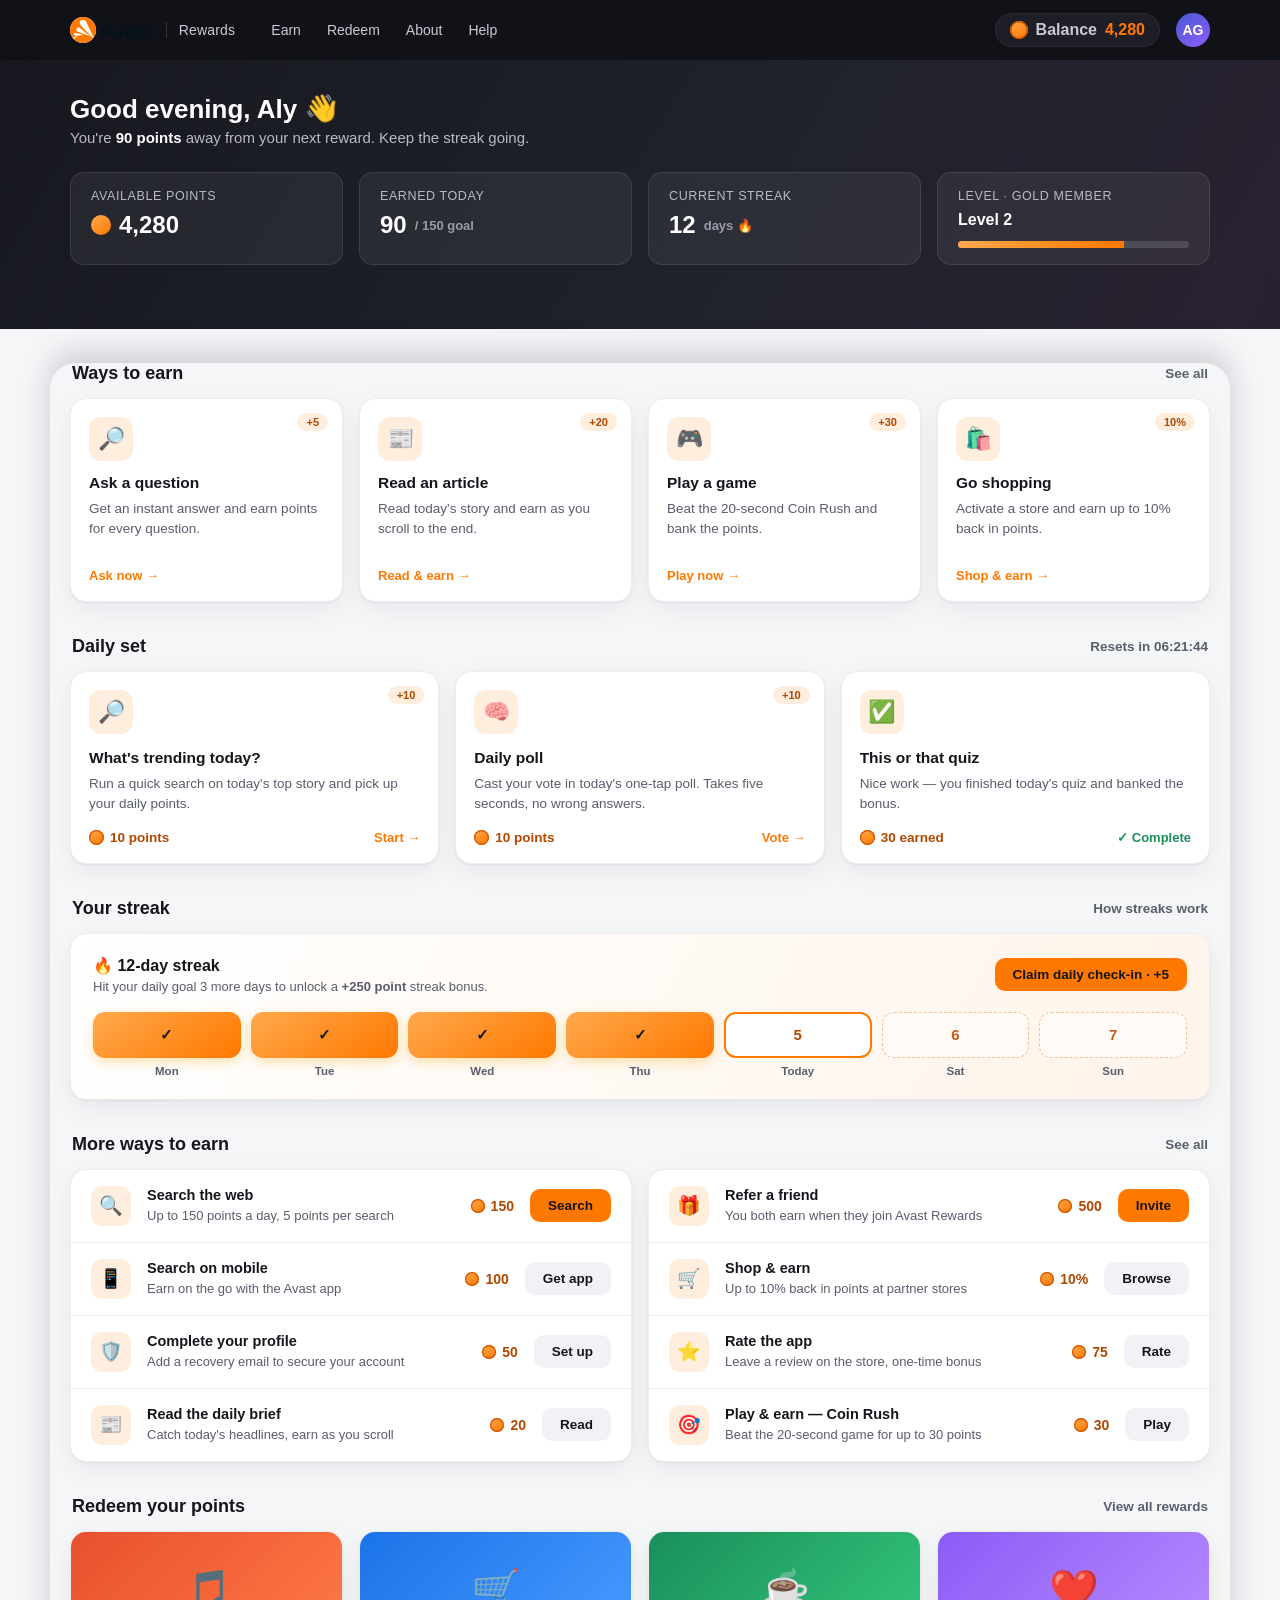
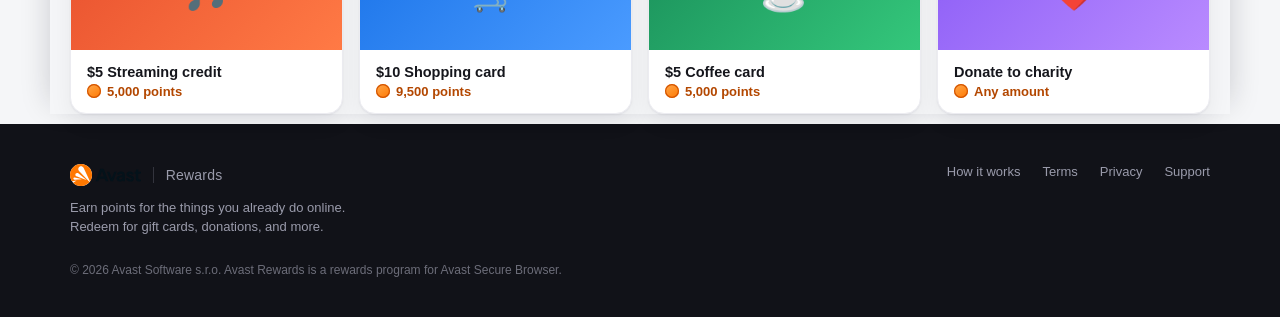
<file: index.html>
<!doctype html>
<html lang="en">
<head>
<meta charset="utf-8" />
<meta name="viewport" content="width=device-width, initial-scale=1" />
<title>Avast Rewards</title>
<meta name="description" content="Earn points every day with Avast Rewards. Search, explore, and redeem for gift cards and more." />
<link rel="icon" href="data:image/svg+xml,%3Csvg xmlns='http://www.w3.org/2000/svg' viewBox='0 0 32 32'%3E%3Crect width='32' height='32' rx='7' fill='%23111218'/%3E%3Ctext x='16' y='22' font-family='Arial' font-size='18' font-weight='700' text-anchor='middle' fill='%23FF7800'%3EA%3C/text%3E%3C/svg%3E" />
<style>
  :root{
    --gold:#FF7800;
    --gold-soft:#FFEEDD;
    --ink:#15161c;
    --ink-soft:#5a5d6b;
    --line:#ececf1;
    --bg:#f5f6f8;
    --card:#ffffff;
    --green:#1a8f5a;
    --shadow:0 1px 2px rgba(20,22,34,.06),0 8px 24px rgba(20,22,34,.06);
  }
  *{box-sizing:border-box}
  html,body{margin:0;padding:0}
  body{
    font-family:-apple-system,BlinkMacSystemFont,"Segoe UI",Roboto,Helvetica,Arial,sans-serif;
    background:var(--bg);color:var(--ink);-webkit-font-smoothing:antialiased;
  }
  a{color:inherit;text-decoration:none}
  .wrap{max-width:1180px;margin:0 auto;padding:0 20px}

  /* ---------- top nav ---------- */
  header.nav{position:sticky;top:0;z-index:50;background:#111218;color:#fff}
  .nav-inner{display:flex;align-items:center;gap:22px;height:60px}
  .logo{display:flex;align-items:center;gap:0;font-weight:800;font-size:22px;letter-spacing:.3px}
  .logo-img{height:26px;width:auto;display:block}
  footer .logo-img{height:22px}
  .logo .air{color:#fff}
  .logo .find{color:var(--gold)}
  .logo .tag{margin-left:12px;padding-left:12px;border-left:1px solid #33343d;font-weight:500;font-size:14px;color:#c9cad4;letter-spacing:.2px}
  nav.links{display:flex;gap:26px;margin-left:14px;font-size:14px;color:#c9cad4}
  nav.links a:hover{color:#fff}
  .nav-right{margin-left:auto;display:flex;align-items:center;gap:16px}
  .pts{display:flex;align-items:center;gap:8px;background:#1d1e26;border:1px solid #2c2d37;padding:7px 14px;border-radius:999px;font-weight:700}
  .pts .coin{width:18px;height:18px;border-radius:50%;background:linear-gradient(145deg,#FFA94D,var(--gold));display:inline-block;box-shadow:inset 0 0 0 1.5px #D35400}
  .pts .num{color:var(--gold)}
  .avatar{width:34px;height:34px;border-radius:50%;background:linear-gradient(145deg,#4a5bd6,#8b5cf6);display:flex;align-items:center;justify-content:center;font-weight:700;font-size:14px}
  .hamb{display:none}

  /* ---------- greeting / status bar ---------- */
  .hero{background:linear-gradient(120deg,#17181f 0%,#20222c 60%,#2a2130 100%);color:#fff;padding:34px 0 64px}
  .hello{font-size:26px;font-weight:700;margin:0 0 4px}
  .hello .wave{display:inline-block;transform:translateY(-1px)}
  .sub{color:#b9bac6;font-size:15px;margin:0}
  .status-row{display:flex;gap:16px;margin-top:26px;flex-wrap:wrap}
  .stat{background:rgba(255,255,255,.06);border:1px solid rgba(255,255,255,.09);border-radius:14px;padding:16px 20px;min-width:180px;flex:1}
  .stat .k{font-size:12.5px;color:#b9bac6;text-transform:uppercase;letter-spacing:.6px;margin-bottom:8px}
  .stat .v{font-size:24px;font-weight:800;display:flex;align-items:center;gap:8px}
  .stat .v small{font-size:13px;font-weight:600;color:#9a9bab}
  .lvlbar{height:7px;border-radius:99px;background:rgba(255,255,255,.14);margin-top:12px;overflow:hidden}
  .lvlbar > i{display:block;height:100%;width:72%;background:linear-gradient(90deg,#FFA94D,var(--gold))}

  /* ---------- content ---------- */
  main{padding-bottom:70px;background:var(--bg);border-radius:26px 26px 0 0;margin-top:-28px;position:relative;z-index:2;padding-top:10px;box-shadow:0 -10px 30px rgba(20,22,34,.18)}
  .deck{margin-top:0}
  .sec-title{display:flex;align-items:center;justify-content:space-between;margin:34px 2px 14px}
  .sec-title h2{font-size:18px;margin:0;font-weight:700}
  .sec-title a{font-size:13.5px;color:var(--ink-soft);font-weight:600}
  .sec-title a:hover{color:var(--gold)}

  .grid{display:grid;gap:16px}
  .daily{grid-template-columns:repeat(3,1fr)}
  .ways{grid-template-columns:repeat(2,1fr)}
  .feat{grid-template-columns:repeat(4,1fr)}
  a.card{color:inherit}
  .feat .card .ic{margin-bottom:12px}
  .feat .card .arrow{margin-top:14px;font-size:13px;font-weight:700;color:var(--gold);display:flex;align-items:center;gap:6px}

  .card{background:var(--card);border:1px solid var(--line);border-radius:16px;box-shadow:var(--shadow);padding:18px;display:flex;flex-direction:column;position:relative;transition:transform .12s ease,box-shadow .12s ease}
  .card:hover{transform:translateY(-3px);box-shadow:0 2px 4px rgba(20,22,34,.08),0 14px 34px rgba(20,22,34,.12)}
  .card .ic{width:44px;height:44px;border-radius:12px;background:var(--gold-soft);display:flex;align-items:center;justify-content:center;font-size:22px;margin-bottom:14px}
  .card h3{font-size:15.5px;margin:0 0 6px;font-weight:700;line-height:1.3}
  .card p{font-size:13.5px;color:var(--ink-soft);margin:0 0 16px;line-height:1.45;flex:1}
  .card .foot{display:flex;align-items:center;justify-content:space-between}
  .earn{display:inline-flex;align-items:center;gap:6px;font-weight:800;font-size:13.5px;color:#B34700}
  .earn .coin{width:15px;height:15px;border-radius:50%;background:linear-gradient(145deg,#FFA94D,var(--gold));box-shadow:inset 0 0 0 1.3px #D35400}
  .go{font-size:13px;font-weight:700;color:var(--gold);display:flex;align-items:center;gap:5px}
  .done{color:var(--green);font-weight:700;font-size:13px;display:flex;align-items:center;gap:5px}
  .badge{position:absolute;top:14px;right:14px;font-size:11px;font-weight:700;color:#B34700;background:var(--gold-soft);padding:3px 9px;border-radius:99px}

  /* list style ways-to-earn */
  .list{background:var(--card);border:1px solid var(--line);border-radius:16px;box-shadow:var(--shadow);overflow:hidden}
  .row{display:flex;align-items:center;gap:16px;padding:16px 20px;border-top:1px solid var(--line)}
  .row:first-child{border-top:0}
  .row .ic{width:40px;height:40px;border-radius:11px;background:var(--gold-soft);display:flex;align-items:center;justify-content:center;font-size:19px;flex:0 0 auto}
  .row .body{flex:1;min-width:0}
  .row .body h4{margin:0 0 3px;font-size:14.5px;font-weight:700}
  .row .body span{font-size:13px;color:var(--ink-soft)}
  .row .amt{font-weight:800;font-size:14px;color:#B34700;display:flex;align-items:center;gap:6px;flex:0 0 auto}
  .row .amt .coin{width:14px;height:14px;border-radius:50%;background:linear-gradient(145deg,#FFA94D,var(--gold));box-shadow:inset 0 0 0 1.2px #D35400}
  .row .btn{flex:0 0 auto}

  .btn{border:0;cursor:pointer;font-family:inherit;font-weight:700;font-size:13.5px;padding:9px 18px;border-radius:10px;background:var(--gold);color:#15161c;transition:filter .12s}
  .btn:hover{filter:brightness(.95)}
  .btn.ghost{background:#f1f2f5;color:var(--ink)}

  /* streak punch card */
  .streak{background:linear-gradient(120deg,#fff 0%,#FFF4EA 100%);border:1px solid var(--line);border-radius:16px;box-shadow:var(--shadow);padding:22px}
  .streak .top{display:flex;align-items:center;justify-content:space-between;flex-wrap:wrap;gap:12px}
  .streak h3{margin:0;font-size:16px;font-weight:800}
  .streak .sub2{font-size:13px;color:var(--ink-soft);margin:4px 0 0}
  .punch{display:flex;gap:10px;margin-top:18px;flex-wrap:wrap}
  .day{flex:1;min-width:64px;text-align:center}
  .day .dot{height:46px;border-radius:12px;display:flex;align-items:center;justify-content:center;font-weight:800;font-size:15px;border:1.5px dashed #F3C29A;color:#C75B1A;background:#FFFAF5}
  .day.hit .dot{background:linear-gradient(145deg,#FFA94D,var(--gold));border:0;color:#15161c;box-shadow:0 4px 12px rgba(242,176,30,.35)}
  .day.today .dot{border:2px solid var(--gold);color:#B34700;background:#fff}
  .day label{display:block;font-size:11.5px;color:var(--ink-soft);margin-top:7px;font-weight:600}

  /* redeem */
  .redeem{grid-template-columns:repeat(4,1fr)}
  .rcard{background:var(--card);border:1px solid var(--line);border-radius:16px;box-shadow:var(--shadow);overflow:hidden;transition:transform .12s,box-shadow .12s}
  .rcard:hover{transform:translateY(-3px);box-shadow:0 14px 34px rgba(20,22,34,.12)}
  .rcard .thumb{height:118px;display:flex;align-items:center;justify-content:center;font-size:40px;color:#fff}
  .rcard .meta{padding:14px 16px}
  .rcard h4{margin:0 0 4px;font-size:14.5px;font-weight:700}
  .rcard .price{font-size:13px;color:#B34700;font-weight:800;display:flex;align-items:center;gap:6px}
  .rcard .price .coin{width:14px;height:14px;border-radius:50%;background:linear-gradient(145deg,#FFA94D,var(--gold));box-shadow:inset 0 0 0 1.2px #D35400}

  /* footer */
  footer{background:#111218;color:#9a9bab;padding:40px 0;margin-top:10px;font-size:13px}
  .foot-inner{display:flex;justify-content:space-between;flex-wrap:wrap;gap:18px}
  .foot-inner .logo{font-size:18px}
  .foot-links{display:flex;gap:22px;flex-wrap:wrap}
  .foot-links a:hover{color:#fff}

  @media(max-width:900px){
    .daily{grid-template-columns:1fr 1fr}
    .redeem{grid-template-columns:1fr 1fr}
    nav.links{display:none}
  }
  @media(max-width:620px){
    .daily,.ways,.redeem{grid-template-columns:1fr}
    .logo .tag{display:none}
    .pts .lbl{display:none}
    .hello{font-size:22px}
    .stat{min-width:140px}
  }
</style>
<link rel="stylesheet" href="app.css" />
</head>
<body>

<!-- ============ NAV ============ -->
<header class="nav">
  <div class="wrap nav-inner">
    <div class="logo"><img class="logo-img" src="avast-logo.svg" alt="Avast" /><span class="tag">Rewards</span></div>
    <nav class="links">
      <a href="#earn">Earn</a>
      <a href="#redeem">Redeem</a>
      <a href="#">About</a>
      <a href="#">Help</a>
    </nav>
    <div class="nav-right">
      <div class="pts"><span class="coin"></span><span class="lbl" style="color:#c9cad4;font-weight:600">Balance</span><span class="num">4,280</span></div>
      <div class="avatar">AG</div>
    </div>
  </div>
</header>

<!-- ============ HERO / STATUS ============ -->
<section class="hero">
  <div class="wrap">
    <h1 class="hello">Good evening, Aly <span class="wave">👋</span></h1>
    <p class="sub">You're <strong style="color:#fff">90 points</strong> away from your next reward. Keep the streak going.</p>

    <div class="status-row">
      <div class="stat">
        <div class="k">Available points</div>
        <div class="v"><span class="coin" style="width:20px;height:20px;border-radius:50%;background:linear-gradient(145deg,#FFA94D,var(--gold));display:inline-block"></span>4,280</div>
      </div>
      <div class="stat">
        <div class="k">Earned today</div>
        <div class="v">90 <small>/ 150 goal</small></div>
      </div>
      <div class="stat">
        <div class="k">Current streak</div>
        <div class="v">12 <small>days 🔥</small></div>
      </div>
      <div class="stat">
        <div class="k">Level · Gold Member</div>
        <div class="v" style="font-size:16px">Level 2</div>
        <div class="lvlbar"><i></i></div>
      </div>
    </div>
  </div>
</section>

<main class="wrap">

  <!-- ============ FEATURED EARN HUB ============ -->
  <div class="deck" id="earn">
    <div class="sec-title">
      <h2>Ways to earn</h2>
      <a href="#ways">See all</a>
    </div>
    <div class="grid feat">
      <a class="card" href="ask.html">
        <span class="badge">+5</span>
        <div class="ic">🔎</div>
        <h3>Ask a question</h3>
        <p>Get an instant answer and earn points for every question.</p>
        <span class="arrow">Ask now →</span>
      </a>
      <a class="card" href="read.html">
        <span class="badge">+20</span>
        <div class="ic">📰</div>
        <h3>Read an article</h3>
        <p>Read today's story and earn as you scroll to the end.</p>
        <span class="arrow">Read &amp; earn →</span>
      </a>
      <a class="card" href="games.html">
        <span class="badge">+30</span>
        <div class="ic">🎮</div>
        <h3>Play a game</h3>
        <p>Beat the 20-second Coin Rush and bank the points.</p>
        <span class="arrow">Play now →</span>
      </a>
      <a class="card" href="shop.html">
        <span class="badge">10%</span>
        <div class="ic">🛍️</div>
        <h3>Go shopping</h3>
        <p>Activate a store and earn up to 10% back in points.</p>
        <span class="arrow">Shop &amp; earn →</span>
      </a>
    </div>

    <!-- ============ DAILY SET ============ -->
    <div class="sec-title">
      <h2>Daily set</h2>
      <a href="#">Resets in 06:21:44</a>
    </div>
    <div class="grid daily">
      <div class="card">
        <span class="badge">+10</span>
        <div class="ic">🔎</div>
        <h3>What's trending today?</h3>
        <p>Run a quick search on today's top story and pick up your daily points.</p>
        <div class="foot"><span class="earn"><span class="coin"></span>10 points</span><span class="go">Start →</span></div>
      </div>
      <div class="card">
        <span class="badge">+10</span>
        <div class="ic">🧠</div>
        <h3>Daily poll</h3>
        <p>Cast your vote in today's one-tap poll. Takes five seconds, no wrong answers.</p>
        <div class="foot"><span class="earn"><span class="coin"></span>10 points</span><span class="go">Vote →</span></div>
      </div>
      <div class="card">
        <div class="ic">✅</div>
        <h3>This or that quiz</h3>
        <p>Nice work — you finished today's quiz and banked the bonus.</p>
        <div class="foot"><span class="earn"><span class="coin"></span>30 earned</span><span class="done">✓ Complete</span></div>
      </div>
    </div>
  </div>

  <!-- ============ STREAK ============ -->
  <div class="sec-title"><h2>Your streak</h2><a href="#">How streaks work</a></div>
  <div class="streak">
    <div class="top">
      <div>
        <h3>🔥 12-day streak</h3>
        <p class="sub2">Hit your daily goal 3 more days to unlock a <strong>+250 point</strong> streak bonus.</p>
      </div>
      <button class="btn">Claim daily check-in · +5</button>
    </div>
    <div class="punch">
      <div class="day hit"><div class="dot">✓</div><label>Mon</label></div>
      <div class="day hit"><div class="dot">✓</div><label>Tue</label></div>
      <div class="day hit"><div class="dot">✓</div><label>Wed</label></div>
      <div class="day hit"><div class="dot">✓</div><label>Thu</label></div>
      <div class="day today"><div class="dot">5</div><label>Today</label></div>
      <div class="day"><div class="dot">6</div><label>Sat</label></div>
      <div class="day"><div class="dot">7</div><label>Sun</label></div>
    </div>
  </div>

  <!-- ============ WAYS TO EARN ============ -->
  <div class="sec-title" id="ways"><h2>More ways to earn</h2><a href="#">See all</a></div>
  <div class="grid ways">
    <div class="list">
      <div class="row">
        <div class="ic">🔍</div>
        <div class="body"><h4>Search the web</h4><span>Up to 150 points a day, 5 points per search</span></div>
        <span class="amt"><span class="coin"></span>150</span>
        <a class="btn" href="ask.html">Search</a>
      </div>
      <div class="row">
        <div class="ic">📱</div>
        <div class="body"><h4>Search on mobile</h4><span>Earn on the go with the Avast app</span></div>
        <span class="amt"><span class="coin"></span>100</span>
        <button class="btn ghost">Get app</button>
      </div>
      <div class="row">
        <div class="ic">🛡️</div>
        <div class="body"><h4>Complete your profile</h4><span>Add a recovery email to secure your account</span></div>
        <span class="amt"><span class="coin"></span>50</span>
        <button class="btn ghost">Set up</button>
      </div>
      <div class="row">
        <div class="ic">📰</div>
        <div class="body"><h4>Read the daily brief</h4><span>Catch today's headlines, earn as you scroll</span></div>
        <span class="amt"><span class="coin"></span>20</span>
        <a class="btn ghost" href="read.html">Read</a>
      </div>
    </div>
    <div class="list">
      <div class="row">
        <div class="ic">🎁</div>
        <div class="body"><h4>Refer a friend</h4><span>You both earn when they join Avast Rewards</span></div>
        <span class="amt"><span class="coin"></span>500</span>
        <button class="btn">Invite</button>
      </div>
      <div class="row">
        <div class="ic">🛒</div>
        <div class="body"><h4>Shop & earn</h4><span>Up to 10% back in points at partner stores</span></div>
        <span class="amt"><span class="coin"></span>10%</span>
        <a class="btn ghost" href="shop.html">Browse</a>
      </div>
      <div class="row">
        <div class="ic">⭐</div>
        <div class="body"><h4>Rate the app</h4><span>Leave a review on the store, one-time bonus</span></div>
        <span class="amt"><span class="coin"></span>75</span>
        <button class="btn ghost">Rate</button>
      </div>
      <div class="row">
        <div class="ic">🎯</div>
        <div class="body"><h4>Play &amp; earn — Coin Rush</h4><span>Beat the 20-second game for up to 30 points</span></div>
        <span class="amt"><span class="coin"></span>30</span>
        <a class="btn ghost" href="games.html">Play</a>
      </div>
    </div>
  </div>

  <!-- ============ REDEEM ============ -->
  <div class="sec-title" id="redeem"><h2>Redeem your points</h2><a href="#">View all rewards</a></div>
  <div class="grid redeem">
    <div class="rcard">
      <div class="thumb" style="background:linear-gradient(135deg,#e8502e,#ff7a45)">🎵</div>
      <div class="meta"><h4>$5 Streaming credit</h4><div class="price"><span class="coin"></span>5,000 points</div></div>
    </div>
    <div class="rcard">
      <div class="thumb" style="background:linear-gradient(135deg,#1a73e8,#4a9bff)">🛒</div>
      <div class="meta"><h4>$10 Shopping card</h4><div class="price"><span class="coin"></span>9,500 points</div></div>
    </div>
    <div class="rcard">
      <div class="thumb" style="background:linear-gradient(135deg,#1a8f5a,#34c77b)">☕</div>
      <div class="meta"><h4>$5 Coffee card</h4><div class="price"><span class="coin"></span>5,000 points</div></div>
    </div>
    <div class="rcard">
      <div class="thumb" style="background:linear-gradient(135deg,#8b5cf6,#b98bff)">❤️</div>
      <div class="meta"><h4>Donate to charity</h4><div class="price"><span class="coin"></span>Any amount</div></div>
    </div>
  </div>

</main>

<!-- ============ FOOTER ============ -->
<footer>
  <div class="wrap foot-inner">
    <div>
      <div class="logo"><img class="logo-img" src="avast-logo.svg" alt="Avast" /><span class="tag" style="color:#9a9bab;border-color:#33343d">Rewards</span></div>
      <p style="margin:12px 0 0;max-width:320px;line-height:1.5">Earn points for the things you already do online. Redeem for gift cards, donations, and more.</p>
    </div>
    <div class="foot-links">
      <a href="#">How it works</a>
      <a href="#">Terms</a>
      <a href="#">Privacy</a>
      <a href="#">Support</a>
    </div>
  </div>
  <div class="wrap" style="margin-top:26px;color:#6c6d79;font-size:12px">© 2026 Avast Software s.r.o. Avast Rewards is a rewards program for Avast Secure Browser.</div>
</footer>


<!-- mobile tab bar -->
<nav class="tabbar" aria-label="Primary">
  <a href="index.html" class="tab on"><span class="ti">🏠</span>Home</a>
  <a href="index.html#earn" class="tab"><span class="ti">🎯</span>Earn</a>
  <a href="index.html#redeem" class="tab"><span class="ti">🎁</span>Redeem</a>
  <a href="#" class="tab"><span class="ti">👤</span>You</a>
</nav>

</body>
</html>
</file>
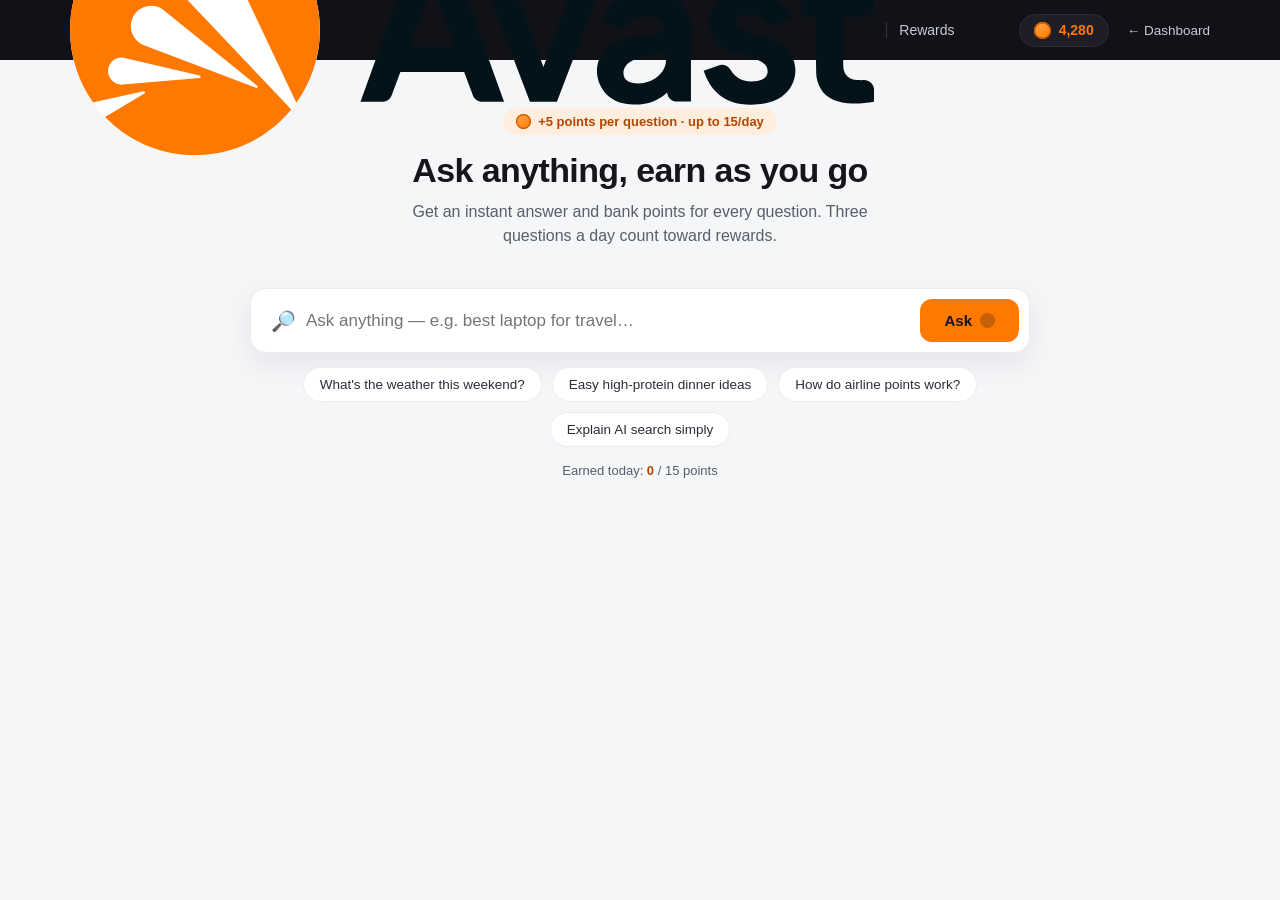
<file: ask.html>
<!doctype html>
<html lang="en">
<head>
<meta charset="utf-8" />
<meta name="viewport" content="width=device-width, initial-scale=1" />
<title>Ask &amp; Earn · Avast Rewards</title>
<meta name="description" content="Ask any question and earn Avast Rewards points." />
<link rel="icon" href="data:image/svg+xml,%3Csvg xmlns='http://www.w3.org/2000/svg' viewBox='0 0 32 32'%3E%3Crect width='32' height='32' rx='7' fill='%23111218'/%3E%3Ctext x='16' y='22' font-family='Arial' font-size='18' font-weight='700' text-anchor='middle' fill='%23FF7800'%3EA%3C/text%3E%3C/svg%3E" />
<style>
  :root{--gold:#FF7800;--gold-soft:#FFEEDD;--ink:#15161c;--ink-soft:#5a5d6b;--line:#ececf1;--bg:#f5f6f8;--card:#fff;--green:#1a8f5a;--shadow:0 1px 2px rgba(20,22,34,.06),0 8px 24px rgba(20,22,34,.06);}
  *{box-sizing:border-box}
  body{margin:0;font-family:-apple-system,BlinkMacSystemFont,"Segoe UI",Roboto,Helvetica,Arial,sans-serif;background:var(--bg);color:var(--ink);-webkit-font-smoothing:antialiased}
  a{color:inherit;text-decoration:none}
  .wrap{max-width:820px;margin:0 auto;padding:0 20px}
  header.nav{position:sticky;top:0;z-index:50;background:#111218;color:#fff}
  .nav-inner{display:flex;align-items:center;gap:18px;height:60px;max-width:1180px;margin:0 auto;padding:0 20px}
  .logo{display:flex;align-items:center;font-weight:800;font-size:22px}
  .logo .air{color:#fff}.logo .find{color:var(--gold)}
  .logo .tag{margin-left:12px;padding-left:12px;border-left:1px solid #33343d;font-weight:500;font-size:14px;color:#c9cad4}
  .ptschip{margin-left:auto;display:flex;align-items:center;gap:8px;background:#1d1e26;border:1px solid #2c2d37;padding:7px 14px;border-radius:999px;font-weight:700;font-size:14px}
  .ptschip .coin{width:17px;height:17px;border-radius:50%;background:linear-gradient(145deg,#FFA94D,var(--gold));box-shadow:inset 0 0 0 1.4px #D35400}
  .ptschip b{color:var(--gold)}
  .back{font-size:13.5px;color:#c9cad4}.back:hover{color:#fff}

  .hero{text-align:center;padding:48px 0 10px}
  .hero .pts-tag{display:inline-flex;align-items:center;gap:7px;background:var(--gold-soft);color:#B34700;font-weight:800;font-size:13px;padding:6px 13px;border-radius:99px;margin-bottom:16px}
  .hero .pts-tag .coin{width:15px;height:15px;border-radius:50%;background:linear-gradient(145deg,#FFA94D,var(--gold));box-shadow:inset 0 0 0 1.3px #D35400}
  .hero h1{font-size:34px;letter-spacing:-.6px;margin:0 0 10px;font-weight:800}
  .hero p{color:var(--ink-soft);font-size:16px;margin:0 auto;max-width:520px;line-height:1.5}

  .askbox{display:flex;align-items:center;gap:10px;background:var(--card);border:1.5px solid var(--line);border-radius:16px;box-shadow:0 10px 30px rgba(20,22,34,.08);padding:10px 10px 10px 20px;margin:30px auto 10px;transition:border-color .15s}
  .askbox:focus-within{border-color:var(--gold)}
  .askbox .mag{font-size:20px;color:var(--ink-soft)}
  .askbox input{flex:1;border:0;outline:0;font-size:17px;font-family:inherit;background:transparent;color:var(--ink);padding:10px 0}
  .askbtn{border:0;cursor:pointer;font-family:inherit;font-weight:700;font-size:15px;padding:13px 24px;border-radius:12px;background:var(--gold);color:#15161c;display:flex;align-items:center;gap:8px;transition:filter .12s}
  .askbtn:hover{filter:brightness(.95)}
  .askbtn .coin{width:15px;height:15px;border-radius:50%;background:#15161c;opacity:.25}

  .chips{display:flex;gap:10px;flex-wrap:wrap;justify-content:center;margin:14px 0 6px}
  .chip{background:var(--card);border:1px solid var(--line);border-radius:99px;padding:9px 16px;font-size:13.5px;color:#2b2d38;cursor:pointer;transition:.12s}
  .chip:hover{border-color:var(--gold);color:#B34700}
  .cap{text-align:center;color:var(--ink-soft);font-size:13px;margin:16px 0 0}
  .cap b{color:#B34700}

  /* answer */
  #answers{margin:28px 0 70px}
  .ans{background:var(--card);border:1px solid var(--line);border-radius:16px;box-shadow:var(--shadow);padding:22px 24px;margin-bottom:16px;animation:rise .35s ease}
  @keyframes rise{from{transform:translateY(8px);opacity:0}to{transform:translateY(0);opacity:1}}
  .ans .q{font-weight:800;font-size:16.5px;margin:0 0 14px;display:flex;align-items:flex-start;gap:10px}
  .ans .q .dot{width:26px;height:26px;border-radius:50%;background:linear-gradient(145deg,#4a5bd6,#8b5cf6);color:#fff;display:flex;align-items:center;justify-content:center;font-size:12px;font-weight:700;flex:0 0 auto}
  .ans .a{font-size:15.5px;line-height:1.65;color:#2b2d38}
  .ans .think{display:flex;gap:7px;padding:6px 0}
  .ans .think i{width:9px;height:9px;border-radius:50%;background:var(--gold);opacity:.4;animation:blink 1s infinite}
  .ans .think i:nth-child(2){animation-delay:.2s}.ans .think i:nth-child(3){animation-delay:.4s}
  @keyframes blink{0%,100%{opacity:.25;transform:translateY(0)}50%{opacity:1;transform:translateY(-3px)}}
  .ans .earned{margin-top:16px;padding-top:14px;border-top:1px solid var(--line);display:flex;align-items:center;gap:8px;color:var(--green);font-weight:700;font-size:13.5px}
  .ans .earned .coin{width:15px;height:15px;border-radius:50%;background:linear-gradient(145deg,#FFA94D,var(--gold));box-shadow:inset 0 0 0 1.3px #D35400}
  .ans .src{margin-top:10px;display:flex;gap:8px;flex-wrap:wrap}
  .ans .src a{font-size:12px;color:var(--ink-soft);background:#f4f5f7;border-radius:7px;padding:4px 9px}

  @media(max-width:620px){.hero h1{font-size:26px}.askbtn span.lbl{display:none}.logo .tag{display:none}}
</style>
<link rel="stylesheet" href="app.css" />
</head>
<body>
<header class="nav">
  <div class="nav-inner">
    <div class="logo"><img class="logo-img" src="avast-logo.svg" alt="Avast" /><span class="tag">Rewards</span></div>
    <div class="ptschip"><span class="coin"></span><b id="bal">4,280</b></div>
    <a class="back" href="index.html">← Dashboard</a>
  </div>
</header>

<div class="wrap">
  <div class="hero">
    <span class="pts-tag"><span class="coin"></span>+5 points per question · up to 15/day</span>
    <h1>Ask anything, earn as you go</h1>
    <p>Get an instant answer and bank points for every question. Three questions a day count toward rewards.</p>
  </div>

  <form class="askbox" id="form" autocomplete="off">
    <span class="mag">🔎</span>
    <input id="q" placeholder="Ask anything — e.g. best laptop for travel…" />
    <button class="askbtn" type="submit"><span class="lbl">Ask</span> <span class="coin"></span></button>
  </form>

  <div class="chips">
    <span class="chip">What's the weather this weekend?</span>
    <span class="chip">Easy high-protein dinner ideas</span>
    <span class="chip">How do airline points work?</span>
    <span class="chip">Explain AI search simply</span>
  </div>
  <p class="cap">Earned today: <b id="today">0</b> / 15 points</p>

  <div id="answers"></div>
</div>

<script>
  var form=document.getElementById('form'), q=document.getElementById('q'),
      ans=document.getElementById('answers'), todayEl=document.getElementById('today'),
      bal=document.getElementById('bal');
  var earned=0, balance=4280, cap=15;

  var canned={
    "default":"Here's a clear, concise take drawn from across the most relevant sources. The short version: it depends on a couple of key factors, but for most people the practical answer is to start simple, compare two or three solid options, and pick the one that fits your day-to-day. Full breakdown and sources below.",
    "weather":"This weekend looks mild with a mix of sun and passing clouds — highs in the low 80s°F and a small chance of a brief afternoon shower on Sunday. Good window for anything outdoors Saturday morning.",
    "protein":"Three fast high-protein dinners: (1) sheet-pan chicken thighs + broccoli, ~40g protein; (2) ground turkey taco bowls over rice; (3) salmon with a yogurt-herb sauce. All land around 35–45g protein and take under 25 minutes.",
    "points":"Airline points are a loyalty currency: you earn them by flying or spending on a co-branded card, then redeem for flights or upgrades. Value varies — a good rule of thumb is ~1.3–1.5¢ per point. Transferable bank points (Amex, Chase) are the most flexible.",
    "ai":"AI search reads your question the way a person would, pulls from many sources at once, then writes a direct answer with citations — instead of just handing you a list of links to sift through yourself."
  };
  function pick(text){
    var t=text.toLowerCase();
    if(/weather|rain|forecast/.test(t))return canned.weather;
    if(/protein|dinner|meal|food|eat/.test(t))return canned.protein;
    if(/point|miles|airline|reward/.test(t))return canned.points;
    if(/ai|search|engine/.test(t))return canned.ai;
    return canned.default;
  }

  function ask(text){
    if(!text.trim())return;
    var card=document.createElement('div');
    card.className='ans';
    card.innerHTML='<p class="q"><span class="dot">?</span>'+escapeHtml(text)+'</p>'+
      '<div class="a"><div class="think"><i></i><i></i><i></i></div></div>';
    ans.prepend(card);
    q.value='';
    var award = earned < cap;
    setTimeout(function(){
      var body='<div class="a">'+pick(text)+
        '<div class="src"><a>avast.com</a><a>wikipedia.org</a><a>reuters.com</a></div>';
      if(award){
        earned=Math.min(cap,earned+5); balance+=5;
        todayEl.textContent=earned; bal.textContent=balance.toLocaleString();
        body+='<div class="earned"><span class="coin"></span>You earned +5 points</div>';
      }else{
        body+='<div class="earned" style="color:var(--ink-soft)">Daily earn cap reached — keep asking for free!</div>';
      }
      body+='</div>';
      card.querySelector('.a').outerHTML=body;
    },900);
  }
  function escapeHtml(s){return s.replace(/[&<>"']/g,function(c){return{'&':'&amp;','<':'&lt;','>':'&gt;','"':'&quot;',"'":'&#39;'}[c];});}

  form.addEventListener('submit',function(e){e.preventDefault();ask(q.value);});
  document.querySelectorAll('.chip').forEach(function(c){c.onclick=function(){q.value=c.textContent;ask(c.textContent);};});
</script>

<!-- mobile tab bar -->
<nav class="tabbar" aria-label="Primary">
  <a href="index.html" class="tab"><span class="ti">🏠</span>Home</a>
  <a href="index.html#earn" class="tab on"><span class="ti">🎯</span>Earn</a>
  <a href="index.html#redeem" class="tab"><span class="ti">🎁</span>Redeem</a>
  <a href="#" class="tab"><span class="ti">👤</span>You</a>
</nav>

</body>
</html>
</file>
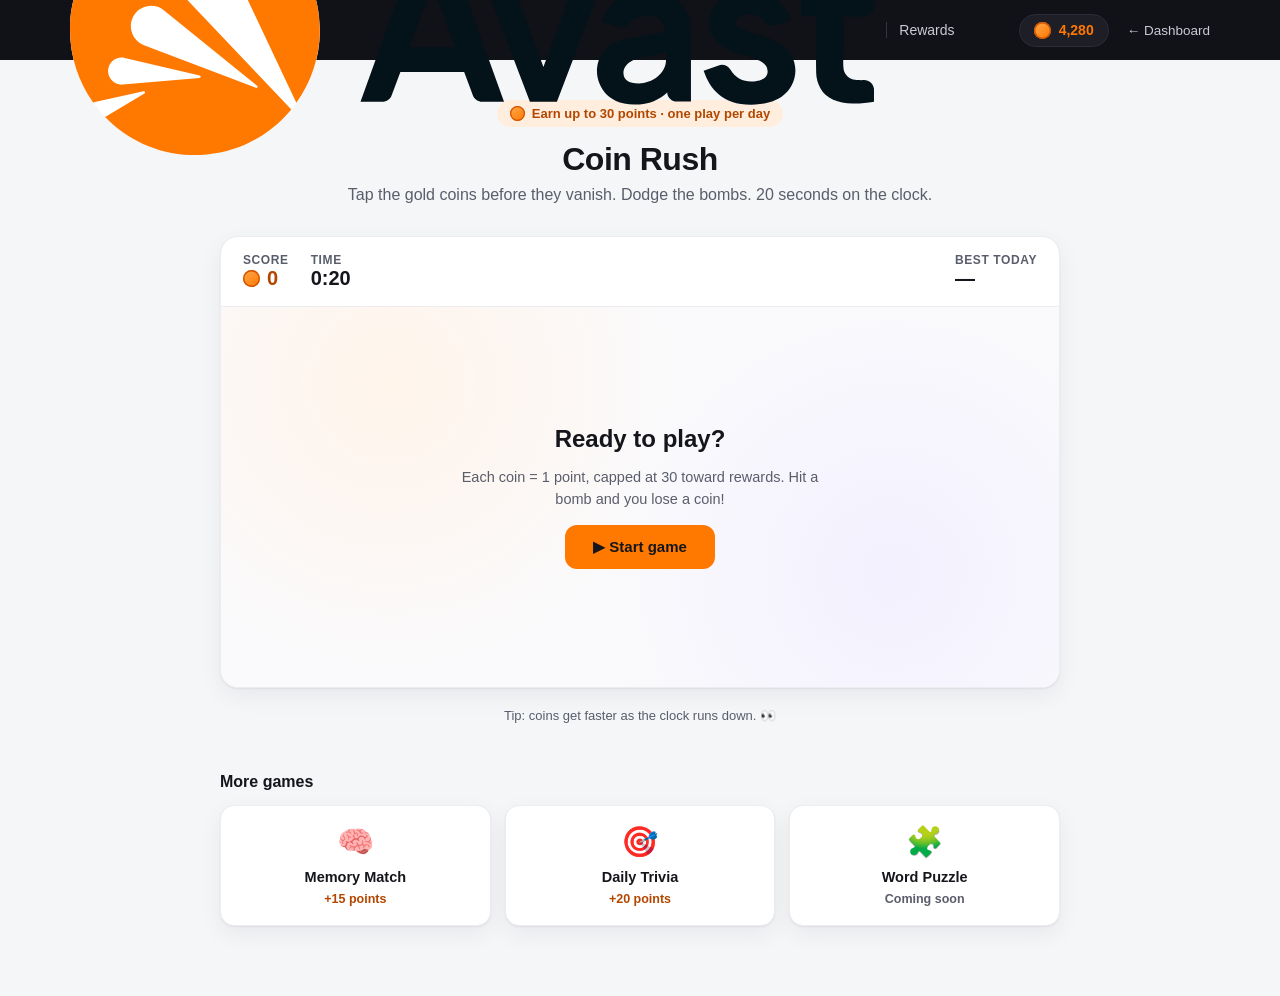
<file: games.html>
<!doctype html>
<html lang="en">
<head>
<meta charset="utf-8" />
<meta name="viewport" content="width=device-width, initial-scale=1" />
<title>Play &amp; Earn · Avast Rewards</title>
<meta name="description" content="Play a quick game and earn Avast Rewards points." />
<link rel="icon" href="data:image/svg+xml,%3Csvg xmlns='http://www.w3.org/2000/svg' viewBox='0 0 32 32'%3E%3Crect width='32' height='32' rx='7' fill='%23111218'/%3E%3Ctext x='16' y='22' font-family='Arial' font-size='18' font-weight='700' text-anchor='middle' fill='%23FF7800'%3EA%3C/text%3E%3C/svg%3E" />
<style>
  :root{--gold:#FF7800;--gold-soft:#FFEEDD;--ink:#15161c;--ink-soft:#5a5d6b;--line:#ececf1;--bg:#f5f6f8;--card:#fff;--green:#1a8f5a;--shadow:0 1px 2px rgba(20,22,34,.06),0 8px 24px rgba(20,22,34,.06);}
  *{box-sizing:border-box}
  body{margin:0;font-family:-apple-system,BlinkMacSystemFont,"Segoe UI",Roboto,Helvetica,Arial,sans-serif;background:var(--bg);color:var(--ink);-webkit-font-smoothing:antialiased}
  a{color:inherit;text-decoration:none}
  .wrap{max-width:880px;margin:0 auto;padding:0 20px}
  header.nav{position:sticky;top:0;z-index:50;background:#111218;color:#fff}
  .nav-inner{display:flex;align-items:center;gap:18px;height:60px;max-width:1180px;margin:0 auto;padding:0 20px}
  .logo{display:flex;align-items:center;font-weight:800;font-size:22px}
  .logo .air{color:#fff}.logo .find{color:var(--gold)}
  .logo .tag{margin-left:12px;padding-left:12px;border-left:1px solid #33343d;font-weight:500;font-size:14px;color:#c9cad4}
  .ptschip{margin-left:auto;display:flex;align-items:center;gap:8px;background:#1d1e26;border:1px solid #2c2d37;padding:7px 14px;border-radius:999px;font-weight:700;font-size:14px}
  .ptschip .coin{width:17px;height:17px;border-radius:50%;background:linear-gradient(145deg,#FFA94D,var(--gold));box-shadow:inset 0 0 0 1.4px #D35400}
  .ptschip b{color:var(--gold)}
  .back{font-size:13.5px;color:#c9cad4}.back:hover{color:#fff}

  .head{text-align:center;padding:40px 0 6px}
  .head .pts-tag{display:inline-flex;align-items:center;gap:7px;background:var(--gold-soft);color:#B34700;font-weight:800;font-size:13px;padding:6px 13px;border-radius:99px;margin-bottom:14px}
  .head .pts-tag .coin{width:15px;height:15px;border-radius:50%;background:linear-gradient(145deg,#FFA94D,var(--gold));box-shadow:inset 0 0 0 1.3px #D35400}
  .head h1{font-size:32px;letter-spacing:-.5px;margin:0 0 8px;font-weight:800}
  .head p{color:var(--ink-soft);font-size:16px;margin:0}

  .stage{background:var(--card);border:1px solid var(--line);border-radius:18px;box-shadow:var(--shadow);margin:26px 0 20px;overflow:hidden}
  .hud{display:flex;align-items:center;justify-content:space-between;padding:16px 22px;border-bottom:1px solid var(--line);font-weight:700}
  .hud .l{display:flex;gap:22px;align-items:center}
  .hud .k{font-size:12px;color:var(--ink-soft);text-transform:uppercase;letter-spacing:.6px;font-weight:700}
  .hud .v{font-size:20px;font-weight:800}
  .hud .v.score{color:#B34700;display:flex;align-items:center;gap:7px}
  .hud .v.score .coin{width:17px;height:17px;border-radius:50%;background:linear-gradient(145deg,#FFA94D,var(--gold));box-shadow:inset 0 0 0 1.4px #D35400}
  .hud .v.time{color:var(--ink)}
  .arena{position:relative;height:380px;background:
     radial-gradient(circle at 20% 20%,#FFF4EA,transparent 40%),
     radial-gradient(circle at 80% 70%,#f3f0ff,transparent 40%),
     #fafafc;overflow:hidden;cursor:crosshair}
  .coinbtn{position:absolute;width:56px;height:56px;border-radius:50%;border:0;cursor:pointer;
     background:radial-gradient(circle at 35% 30%,#ffe9a8,var(--gold) 70%);
     box-shadow:0 6px 16px rgba(242,176,30,.45),inset 0 0 0 3px #d79b11;
     font-size:24px;display:flex;align-items:center;justify-content:center;
     transition:transform .06s;animation:popin .18s ease}
  .coinbtn:active{transform:scale(.86)}
  @keyframes popin{from{transform:scale(0)}to{transform:scale(1)}}
  .bomb{background:radial-gradient(circle at 35% 30%,#5a5c6b,#23242c 70%)!important;box-shadow:0 6px 16px rgba(0,0,0,.3),inset 0 0 0 3px #16171d!important}

  .center{position:absolute;inset:0;display:flex;flex-direction:column;align-items:center;justify-content:center;text-align:center;gap:14px;padding:20px}
  .center h2{margin:0;font-size:24px;font-weight:800}
  .center p{margin:0;color:var(--ink-soft);font-size:14.5px;max-width:360px;line-height:1.5}
  .big{font-size:46px;font-weight:900;color:#B34700;display:flex;align-items:center;gap:12px}
  .big .coin{width:38px;height:38px;border-radius:50%;background:linear-gradient(145deg,#FFA94D,var(--gold));box-shadow:inset 0 0 0 2px #D35400}
  .btn{border:0;cursor:pointer;font-family:inherit;font-weight:700;font-size:15px;padding:13px 28px;border-radius:12px;background:var(--gold);color:#15161c;transition:filter .12s}
  .btn:hover{filter:brightness(.95)}
  .btn.ghost{background:#f1f2f5;color:var(--ink)}
  .cta{display:flex;gap:12px;flex-wrap:wrap;justify-content:center}
  .note{text-align:center;color:var(--ink-soft);font-size:13px;margin:0 0 50px}

  /* other games */
  .more{margin:10px 0 70px}
  .more h3{font-size:16px;margin:0 0 14px}
  .gcards{display:grid;grid-template-columns:repeat(3,1fr);gap:14px}
  .gcard{background:var(--card);border:1px solid var(--line);border-radius:14px;box-shadow:var(--shadow);padding:18px;text-align:center}
  .gcard .ic{font-size:30px;margin-bottom:10px}
  .gcard h4{margin:0 0 4px;font-size:14.5px}
  .gcard span{font-size:12.5px;color:#B34700;font-weight:700}
  .soon{color:var(--ink-soft)!important}
  @media(max-width:620px){.head h1{font-size:26px}.gcards{grid-template-columns:1fr}.arena{height:320px}.logo .tag{display:none}}
</style>
<link rel="stylesheet" href="app.css" />
</head>
<body>
<header class="nav">
  <div class="nav-inner">
    <div class="logo"><img class="logo-img" src="avast-logo.svg" alt="Avast" /><span class="tag">Rewards</span></div>
    <div class="ptschip"><span class="coin"></span><b id="bal">4,280</b></div>
    <a class="back" href="index.html">← Dashboard</a>
  </div>
</header>

<div class="wrap">
  <div class="head">
    <span class="pts-tag"><span class="coin"></span>Earn up to 30 points · one play per day</span>
    <h1>Coin Rush</h1>
    <p>Tap the gold coins before they vanish. Dodge the bombs. 20 seconds on the clock.</p>
  </div>

  <div class="stage">
    <div class="hud">
      <div class="l">
        <div><div class="k">Score</div><div class="v score"><span class="coin"></span><span id="score">0</span></div></div>
        <div><div class="k">Time</div><div class="v time" id="time">0:20</div></div>
      </div>
      <div><div class="k">Best today</div><div class="v" id="best">—</div></div>
    </div>
    <div class="arena" id="arena">
      <div class="center" id="start">
        <h2>Ready to play?</h2>
        <p>Each coin = 1 point, capped at 30 toward rewards. Hit a bomb and you lose a coin!</p>
        <button class="btn" id="go">▶ Start game</button>
      </div>
    </div>
  </div>
  <p class="note">Tip: coins get faster as the clock runs down. 👀</p>

  <div class="more">
    <h3>More games</h3>
    <div class="gcards">
      <div class="gcard"><div class="ic">🧠</div><h4>Memory Match</h4><span>+15 points</span></div>
      <div class="gcard"><div class="ic">🎯</div><h4>Daily Trivia</h4><span>+20 points</span></div>
      <div class="gcard"><div class="ic">🧩</div><h4>Word Puzzle</h4><span class="soon">Coming soon</span></div>
    </div>
  </div>
</div>

<script>
  var arena=document.getElementById('arena'), scoreEl=document.getElementById('score'),
      timeEl=document.getElementById('time'), bal=document.getElementById('bal'),
      bestEl=document.getElementById('best'), startPanel=document.getElementById('start');
  var score=0, time=20, balance=4280, playing=false, spawnT, tickT, cap=30;

  document.getElementById('go').onclick=start;

  function start(){
    score=0;time=20;playing=true;scoreEl.textContent='0';timeEl.textContent='0:20';
    startPanel.remove();
    tickT=setInterval(tick,1000);
    spawn();
  }
  function tick(){
    time--; timeEl.textContent='0:'+(time<10?'0':'')+time;
    if(time<=0) end();
  }
  function spawn(){
    if(!playing)return;
    var isBomb=Math.random()<0.22;
    var b=document.createElement('button');
    b.className='coinbtn'+(isBomb?' bomb':'');
    b.textContent=isBomb?'💣':'🪙';
    var pad=60;
    b.style.left=(Math.random()*(arena.clientWidth-pad))+'px';
    b.style.top=(Math.random()*(arena.clientHeight-pad))+'px';
    b.onclick=function(ev){
      ev.stopPropagation();
      if(isBomb){ score=Math.max(0,score-1); flash(b,'#23242c'); }
      else{ score++; flash(b,'#FF7800'); }
      scoreEl.textContent=score;
      b.remove();
    };
    arena.appendChild(b);
    var life=Math.max(650, 1300 - (20-time)*55);
    setTimeout(function(){ if(b.parentNode) b.remove(); }, life);
    var gap=Math.max(360, 820 - (20-time)*30);
    spawnT=setTimeout(spawn, gap);
  }
  function flash(el,c){ el.style.boxShadow='0 0 0 6px '+c+'33'; }
  function end(){
    playing=false; clearInterval(tickT); clearTimeout(spawnT);
    Array.prototype.forEach.call(arena.querySelectorAll('.coinbtn'),function(x){x.remove();});
    var pts=Math.min(cap,score); balance+=pts; bal.textContent=balance.toLocaleString();
    bestEl.textContent=score;
    var panel=document.createElement('div');
    panel.className='center';
    panel.innerHTML='<div class="big"><span class="coin"></span>+'+pts+'</div>'+
      '<h2>Time! You scored '+score+'</h2>'+
      '<p>'+(score>pts?('Capped at '+cap+' points toward rewards today — nice run.'):'Points added to your balance.')+'</p>'+
      '<div class="cta"><a class="btn" href="index.html">Back to dashboard</a><button class="btn ghost" id="again">Play again</button></div>';
    arena.appendChild(panel);
    document.getElementById('again').onclick=function(){panel.remove();start();};
    try{localStorage.setItem('af_game_'+new Date().toDateString(),String(score));}catch(e){}
  }
</script>

<!-- mobile tab bar -->
<nav class="tabbar" aria-label="Primary">
  <a href="index.html" class="tab"><span class="ti">🏠</span>Home</a>
  <a href="index.html#earn" class="tab on"><span class="ti">🎯</span>Earn</a>
  <a href="index.html#redeem" class="tab"><span class="ti">🎁</span>Redeem</a>
  <a href="#" class="tab"><span class="ti">👤</span>You</a>
</nav>

</body>
</html>
</file>
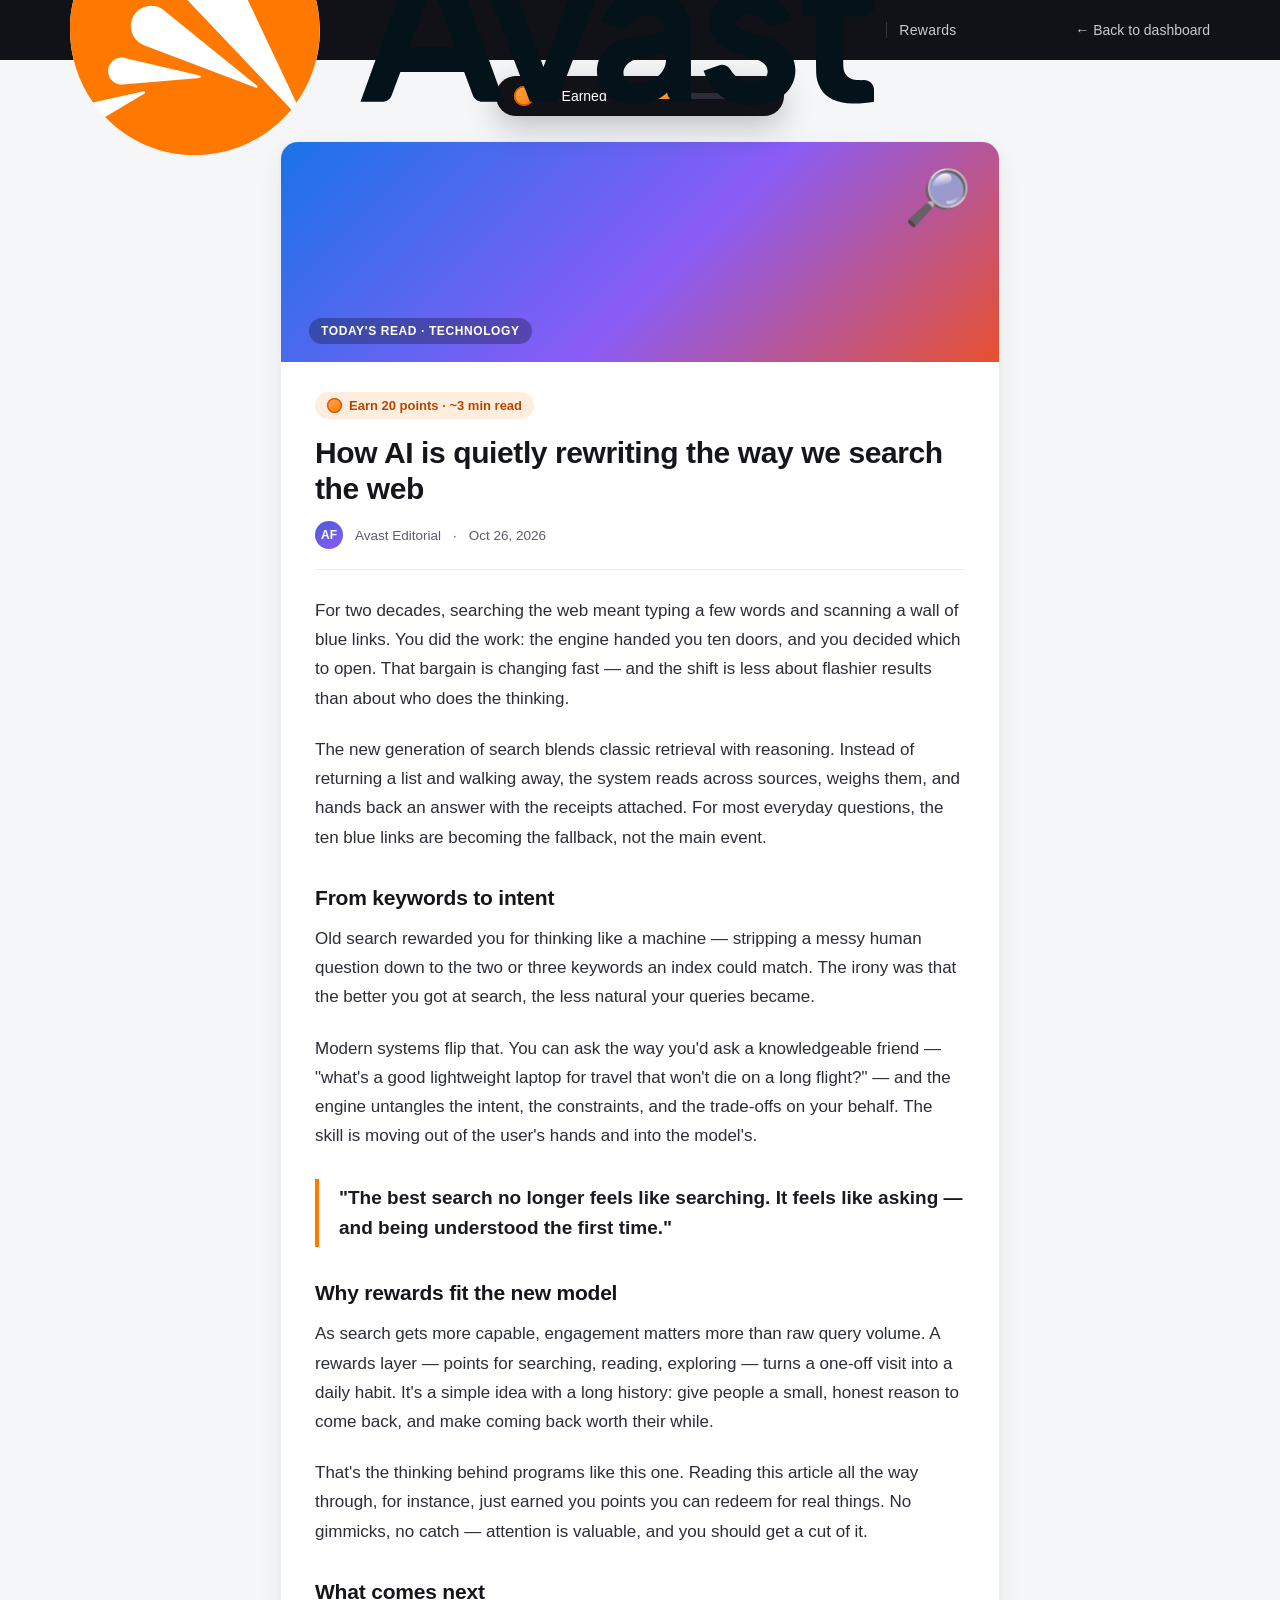
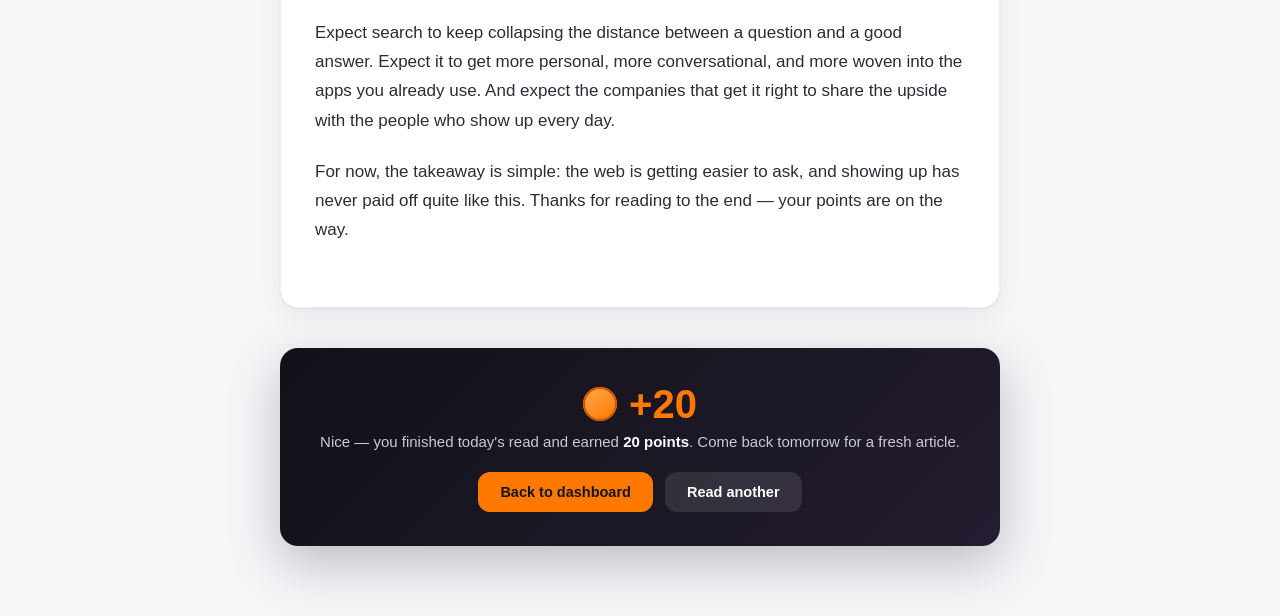
<file: read.html>
<!doctype html>
<html lang="en">
<head>
<meta charset="utf-8" />
<meta name="viewport" content="width=device-width, initial-scale=1" />
<title>Read &amp; Earn · Avast Rewards</title>
<meta name="description" content="Read today's article and earn Avast Rewards points as you go." />
<link rel="icon" href="data:image/svg+xml,%3Csvg xmlns='http://www.w3.org/2000/svg' viewBox='0 0 32 32'%3E%3Crect width='32' height='32' rx='7' fill='%23111218'/%3E%3Ctext x='16' y='22' font-family='Arial' font-size='18' font-weight='700' text-anchor='middle' fill='%23FF7800'%3EA%3C/text%3E%3C/svg%3E" />
<style>
  :root{
    --gold:#FF7800;--gold-soft:#FFEEDD;--ink:#15161c;--ink-soft:#5a5d6b;
    --line:#ececf1;--bg:#f5f6f8;--card:#fff;--green:#1a8f5a;
    --shadow:0 1px 2px rgba(20,22,34,.06),0 8px 24px rgba(20,22,34,.06);
  }
  *{box-sizing:border-box}
  html{scroll-behavior:smooth}
  body{margin:0;font-family:-apple-system,BlinkMacSystemFont,"Segoe UI",Roboto,Helvetica,Arial,sans-serif;background:var(--bg);color:var(--ink);-webkit-font-smoothing:antialiased}
  a{color:inherit;text-decoration:none}
  .wrap{max-width:760px;margin:0 auto;padding:0 20px}

  /* progress bar at very top */
  .progress{position:fixed;top:0;left:0;height:4px;width:0%;background:linear-gradient(90deg,#FFA94D,var(--gold));z-index:70;transition:width .1s linear}

  /* nav */
  header.nav{position:sticky;top:0;z-index:50;background:#111218;color:#fff}
  .nav-inner{display:flex;align-items:center;gap:18px;height:60px;max-width:1180px;margin:0 auto;padding:0 20px}
  .logo{display:flex;align-items:center;font-weight:800;font-size:22px;letter-spacing:.3px}
  .logo .air{color:#fff}.logo .find{color:var(--gold)}
  .logo .tag{margin-left:12px;padding-left:12px;border-left:1px solid #33343d;font-weight:500;font-size:14px;color:#c9cad4}
  .back{margin-left:auto;font-size:14px;color:#c9cad4;display:flex;align-items:center;gap:6px}
  .back:hover{color:#fff}

  /* floating earn pill */
  .earnbar{position:sticky;top:60px;z-index:40;display:flex;justify-content:center;pointer-events:none;margin-top:-1px}
  .earnpill{pointer-events:auto;margin-top:16px;background:#111218;color:#fff;border-radius:999px;padding:10px 18px;display:flex;align-items:center;gap:12px;box-shadow:0 10px 30px rgba(20,22,34,.25);font-size:14px}
  .earnpill .coin{width:20px;height:20px;border-radius:50%;background:linear-gradient(145deg,#FFA94D,var(--gold));box-shadow:inset 0 0 0 1.5px #D35400;flex:0 0 auto}
  .earnpill .track{width:120px;height:6px;border-radius:99px;background:#2c2d37;overflow:hidden}
  .earnpill .track > i{display:block;height:100%;width:0%;background:linear-gradient(90deg,#FFA94D,var(--gold));transition:width .15s}
  .earnpill b{color:var(--gold)}

  /* article */
  article{background:var(--card);border:1px solid var(--line);border-radius:18px;box-shadow:var(--shadow);margin:26px auto 40px;overflow:hidden}
  .cover{height:220px;background:linear-gradient(135deg,#1a73e8 0%,#8b5cf6 55%,#e8502e 100%);display:flex;align-items:flex-end;position:relative}
  .cover .emoji{position:absolute;top:24px;right:28px;font-size:54px;opacity:.9}
  .cover .cat{margin:0 0 18px 28px;background:rgba(0,0,0,.28);color:#fff;font-size:12px;font-weight:700;letter-spacing:.6px;text-transform:uppercase;padding:6px 12px;border-radius:99px;backdrop-filter:blur(4px)}
  .body{padding:30px 34px 40px}
  .pts-tag{display:inline-flex;align-items:center;gap:7px;background:var(--gold-soft);color:#B34700;font-weight:800;font-size:13px;padding:6px 12px;border-radius:99px;margin-bottom:16px}
  .pts-tag .coin{width:15px;height:15px;border-radius:50%;background:linear-gradient(145deg,#FFA94D,var(--gold));box-shadow:inset 0 0 0 1.3px #D35400}
  h1{font-size:30px;line-height:1.2;margin:0 0 14px;font-weight:800;letter-spacing:-.4px}
  .meta{display:flex;align-items:center;gap:12px;color:var(--ink-soft);font-size:13.5px;margin-bottom:26px;border-bottom:1px solid var(--line);padding-bottom:20px}
  .meta .dot{width:28px;height:28px;border-radius:50%;background:linear-gradient(145deg,#4a5bd6,#8b5cf6);color:#fff;display:flex;align-items:center;justify-content:center;font-weight:700;font-size:12px}
  .body p{font-size:17px;line-height:1.72;color:#2b2d38;margin:0 0 22px}
  .body h2{font-size:21px;margin:34px 0 14px;font-weight:800;letter-spacing:-.2px}
  .body blockquote{margin:28px 0;padding:4px 0 4px 20px;border-left:4px solid var(--gold);font-size:19px;line-height:1.6;font-weight:600;color:#1a1b22}

  /* completion card */
  .done-card{max-width:760px;margin:0 auto 70px;background:linear-gradient(135deg,#111218,#241c30);border-radius:18px;padding:34px;color:#fff;text-align:center;box-shadow:0 18px 50px rgba(20,22,34,.25);display:none}
  .done-card.show{display:block;animation:pop .4s ease}
  @keyframes pop{from{transform:scale(.96);opacity:0}to{transform:scale(1);opacity:1}}
  .done-card .big{font-size:40px;font-weight:900;color:var(--gold);display:flex;align-items:center;justify-content:center;gap:12px;margin-bottom:6px}
  .done-card .big .coin{width:34px;height:34px;border-radius:50%;background:linear-gradient(145deg,#FFA94D,var(--gold));box-shadow:inset 0 0 0 2px #D35400}
  .done-card p{color:#c9cad4;margin:4px 0 22px;font-size:15px}
  .cta{display:inline-flex;gap:12px;flex-wrap:wrap;justify-content:center}
  .btn{border:0;cursor:pointer;font-family:inherit;font-weight:700;font-size:14.5px;padding:12px 22px;border-radius:12px;background:var(--gold);color:#15161c;transition:filter .12s}
  .btn:hover{filter:brightness(.95)}
  .btn.ghost{background:rgba(255,255,255,.1);color:#fff}

  @media(max-width:620px){
    h1{font-size:24px}.body{padding:24px 22px 32px}.body p{font-size:16px}
    .earnpill .track{width:80px}.logo .tag{display:none}
  }
</style>
<link rel="stylesheet" href="app.css" />
</head>
<body>

<div class="progress" id="bar"></div>

<header class="nav">
  <div class="nav-inner">
    <div class="logo"><img class="logo-img" src="avast-logo.svg" alt="Avast" /><span class="tag">Rewards</span></div>
    <a class="back" href="index.html">← Back to dashboard</a>
  </div>
</header>

<!-- floating earn tracker -->
<div class="earnbar">
  <div class="earnpill">
    <span class="coin"></span>
    <span id="earnlabel">Read to earn <b>+20</b></span>
    <span class="track"><i id="earnfill"></i></span>
  </div>
</div>

<div class="wrap">
  <article>
    <div class="cover">
      <span class="emoji">🔎</span>
      <span class="cat">Today's read · Technology</span>
    </div>
    <div class="body" id="content">
      <span class="pts-tag"><span class="coin"></span>Earn 20 points · ~3 min read</span>
      <h1>How AI is quietly rewriting the way we search the web</h1>
      <div class="meta">
        <span class="dot">AF</span>
        <span>Avast Editorial</span>
        <span>·</span>
        <span>Oct 26, 2026</span>
      </div>

      <p>For two decades, searching the web meant typing a few words and scanning a wall of blue links. You did the work: the engine handed you ten doors, and you decided which to open. That bargain is changing fast — and the shift is less about flashier results than about who does the thinking.</p>

      <p>The new generation of search blends classic retrieval with reasoning. Instead of returning a list and walking away, the system reads across sources, weighs them, and hands back an answer with the receipts attached. For most everyday questions, the ten blue links are becoming the fallback, not the main event.</p>

      <h2>From keywords to intent</h2>
      <p>Old search rewarded you for thinking like a machine — stripping a messy human question down to the two or three keywords an index could match. The irony was that the better you got at search, the less natural your queries became.</p>

      <p>Modern systems flip that. You can ask the way you'd ask a knowledgeable friend — "what's a good lightweight laptop for travel that won't die on a long flight?" — and the engine untangles the intent, the constraints, and the trade-offs on your behalf. The skill is moving out of the user's hands and into the model's.</p>

      <blockquote>"The best search no longer feels like searching. It feels like asking — and being understood the first time."</blockquote>

      <h2>Why rewards fit the new model</h2>
      <p>As search gets more capable, engagement matters more than raw query volume. A rewards layer — points for searching, reading, exploring — turns a one-off visit into a daily habit. It's a simple idea with a long history: give people a small, honest reason to come back, and make coming back worth their while.</p>

      <p>That's the thinking behind programs like this one. Reading this article all the way through, for instance, just earned you points you can redeem for real things. No gimmicks, no catch — attention is valuable, and you should get a cut of it.</p>

      <h2>What comes next</h2>
      <p>Expect search to keep collapsing the distance between a question and a good answer. Expect it to get more personal, more conversational, and more woven into the apps you already use. And expect the companies that get it right to share the upside with the people who show up every day.</p>

      <p>For now, the takeaway is simple: the web is getting easier to ask, and showing up has never paid off quite like this. Thanks for reading to the end — your points are on the way.</p>
    </div>
  </article>

  <!-- completion -->
  <div class="done-card" id="done">
    <div class="big"><span class="coin"></span>+20</div>
    <p>Nice — you finished today's read and earned <strong style="color:#fff">20 points</strong>. Come back tomorrow for a fresh article.</p>
    <div class="cta">
      <a class="btn" href="index.html">Back to dashboard</a>
      <button class="btn ghost" onclick="location.reload()">Read another</button>
    </div>
  </div>
</div>

<script>
  var content = document.getElementById('content');
  var bar = document.getElementById('bar');
  var fill = document.getElementById('earnfill');
  var label = document.getElementById('earnlabel');
  var done = document.getElementById('done');
  var awarded = false;

  function pct(){
    var top = content.offsetTop;
    var h = content.offsetHeight;
    var scrolled = window.scrollY + window.innerHeight;
    var p = (scrolled - top) / h;
    return Math.max(0, Math.min(1, p));
  }
  function onScroll(){
    var docP = (window.scrollY) / (document.body.scrollHeight - window.innerHeight);
    bar.style.width = Math.min(100, docP*100) + '%';
    var p = pct();
    fill.style.width = (p*100).toFixed(0) + '%';
    if(!awarded){
      label.innerHTML = 'Reading… <b>+' + Math.round(p*20) + '</b> / 20';
    }
    if(p >= 0.985 && !awarded){
      awarded = true;
      fill.style.width = '100%';
      label.innerHTML = '✓ Earned <b>+20</b>';
      done.classList.add('show');
      done.scrollIntoView({behavior:'smooth'});
      try{ localStorage.setItem('af_read_'+new Date().toDateString(),'1'); }catch(e){}
    }
  }
  window.addEventListener('scroll', onScroll, {passive:true});
  window.addEventListener('resize', onScroll);
  onScroll();
</script>

<!-- mobile tab bar -->
<nav class="tabbar" aria-label="Primary">
  <a href="index.html" class="tab"><span class="ti">🏠</span>Home</a>
  <a href="index.html#earn" class="tab on"><span class="ti">🎯</span>Earn</a>
  <a href="index.html#redeem" class="tab"><span class="ti">🎁</span>Redeem</a>
  <a href="#" class="tab"><span class="ti">👤</span>You</a>
</nav>

</body>
</html>
</file>
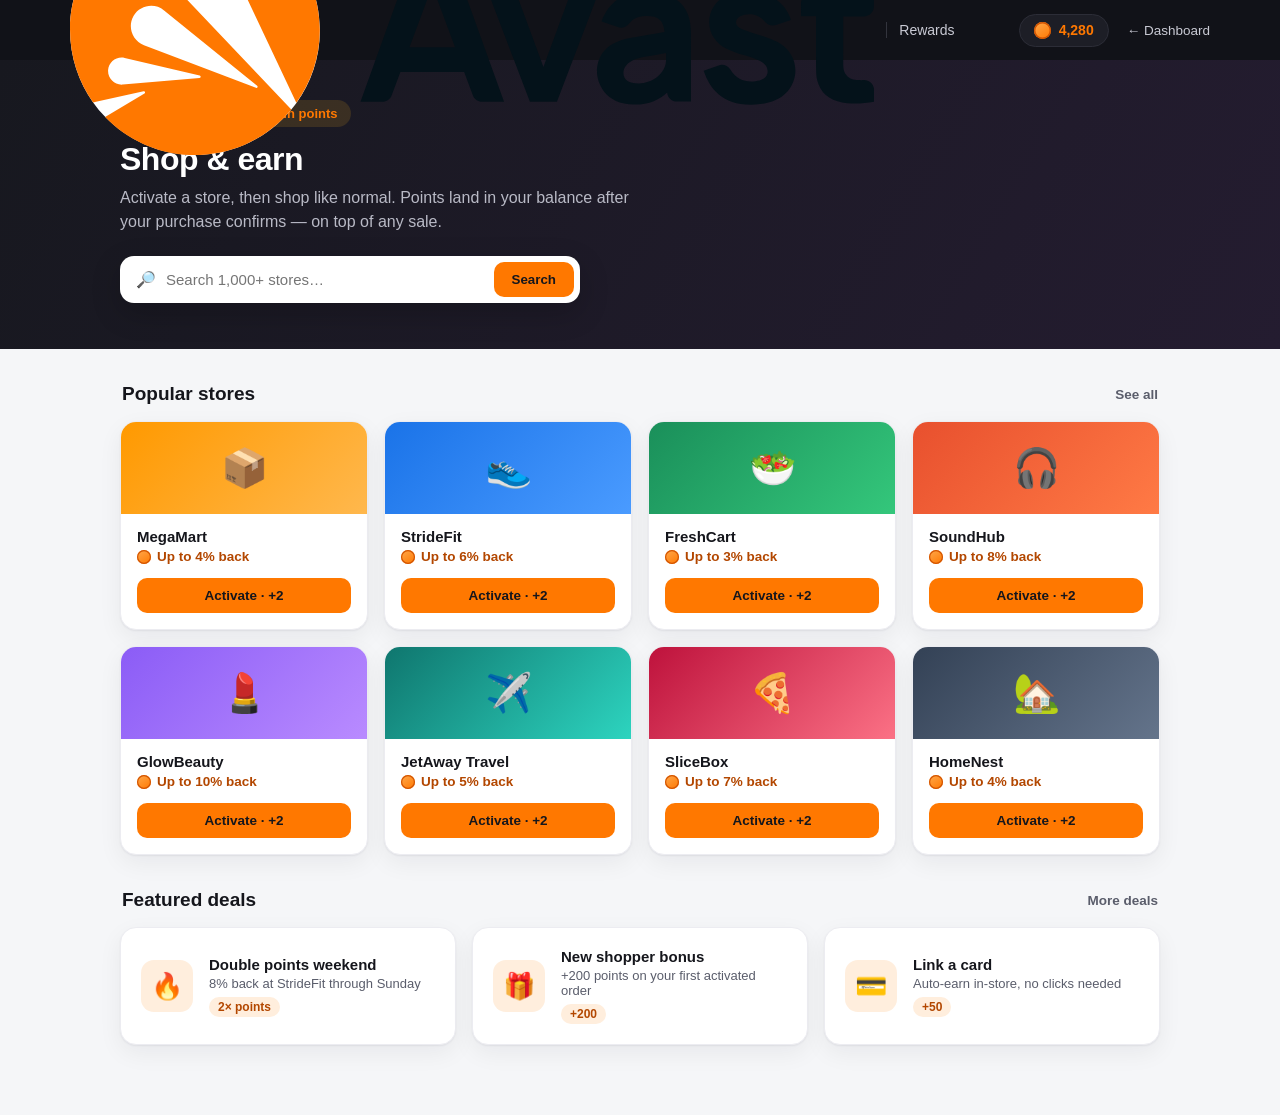
<file: shop.html>
<!doctype html>
<html lang="en">
<head>
<meta charset="utf-8" />
<meta name="viewport" content="width=device-width, initial-scale=1" />
<title>Shop &amp; Earn · Avast Rewards</title>
<meta name="description" content="Shop at partner stores and earn points back with Avast Rewards." />
<link rel="icon" href="data:image/svg+xml,%3Csvg xmlns='http://www.w3.org/2000/svg' viewBox='0 0 32 32'%3E%3Crect width='32' height='32' rx='7' fill='%23111218'/%3E%3Ctext x='16' y='22' font-family='Arial' font-size='18' font-weight='700' text-anchor='middle' fill='%23FF7800'%3EA%3C/text%3E%3C/svg%3E" />
<style>
  :root{--gold:#FF7800;--gold-soft:#FFEEDD;--ink:#15161c;--ink-soft:#5a5d6b;--line:#ececf1;--bg:#f5f6f8;--card:#fff;--green:#1a8f5a;--shadow:0 1px 2px rgba(20,22,34,.06),0 8px 24px rgba(20,22,34,.06);}
  *{box-sizing:border-box}
  body{margin:0;font-family:-apple-system,BlinkMacSystemFont,"Segoe UI",Roboto,Helvetica,Arial,sans-serif;background:var(--bg);color:var(--ink);-webkit-font-smoothing:antialiased}
  a{color:inherit;text-decoration:none}
  .wrap{max-width:1080px;margin:0 auto;padding:0 20px}
  header.nav{position:sticky;top:0;z-index:50;background:#111218;color:#fff}
  .nav-inner{display:flex;align-items:center;gap:18px;height:60px;max-width:1180px;margin:0 auto;padding:0 20px}
  .logo{display:flex;align-items:center;font-weight:800;font-size:22px}
  .logo .air{color:#fff}.logo .find{color:var(--gold)}
  .logo .tag{margin-left:12px;padding-left:12px;border-left:1px solid #33343d;font-weight:500;font-size:14px;color:#c9cad4}
  .ptschip{margin-left:auto;display:flex;align-items:center;gap:8px;background:#1d1e26;border:1px solid #2c2d37;padding:7px 14px;border-radius:999px;font-weight:700;font-size:14px}
  .ptschip .coin{width:17px;height:17px;border-radius:50%;background:linear-gradient(145deg,#FFA94D,var(--gold));box-shadow:inset 0 0 0 1.4px #D35400}
  .ptschip b{color:var(--gold)}
  .back{font-size:13.5px;color:#c9cad4}.back:hover{color:#fff}

  /* hero */
  .hero{background:linear-gradient(120deg,#17181f,#241c30);color:#fff;border-radius:0}
  .hero-in{max-width:1080px;margin:0 auto;padding:40px 20px 46px}
  .hero .pts-tag{display:inline-flex;align-items:center;gap:7px;background:rgba(242,176,30,.15);color:var(--gold);font-weight:800;font-size:13px;padding:6px 13px;border-radius:99px;margin-bottom:14px}
  .hero h1{font-size:32px;letter-spacing:-.5px;margin:0 0 8px;font-weight:800}
  .hero p{color:#b9bac6;font-size:16px;margin:0;max-width:540px;line-height:1.5}

  .searchbar{display:flex;align-items:center;gap:10px;background:#fff;border-radius:14px;padding:4px 6px 4px 16px;margin-top:22px;max-width:460px;box-shadow:0 10px 30px rgba(0,0,0,.2)}
  .searchbar input{flex:1;border:0;outline:0;font-size:15px;font-family:inherit;padding:11px 0}
  .searchbar .b{background:var(--gold);color:#15161c;border:0;font-weight:700;padding:10px 18px;border-radius:10px;cursor:pointer;font-family:inherit}

  .sec-title{display:flex;align-items:center;justify-content:space-between;margin:34px 2px 16px}
  .sec-title h2{font-size:19px;margin:0;font-weight:800}
  .sec-title a{font-size:13.5px;color:var(--ink-soft);font-weight:600}

  .grid{display:grid;grid-template-columns:repeat(4,1fr);gap:16px;margin-bottom:10px}
  .store{background:var(--card);border:1px solid var(--line);border-radius:16px;box-shadow:var(--shadow);overflow:hidden;transition:transform .12s,box-shadow .12s;display:flex;flex-direction:column}
  .store:hover{transform:translateY(-3px);box-shadow:0 14px 34px rgba(20,22,34,.12)}
  .store .logo-wrap{height:92px;display:flex;align-items:center;justify-content:center;font-size:38px;color:#fff}
  .store .info{padding:14px 16px 16px;flex:1;display:flex;flex-direction:column}
  .store h3{margin:0 0 4px;font-size:15px;font-weight:700}
  .store .rate{font-size:13.5px;font-weight:800;color:#B34700;display:flex;align-items:center;gap:6px;margin-bottom:14px}
  .store .rate .coin{width:14px;height:14px;border-radius:50%;background:linear-gradient(145deg,#FFA94D,var(--gold));box-shadow:inset 0 0 0 1.2px #D35400}
  .store .was{color:var(--ink-soft);font-weight:600;text-decoration:line-through;font-size:12px;margin-left:4px}
  .act{margin-top:auto;border:0;cursor:pointer;font-family:inherit;font-weight:700;font-size:13.5px;padding:10px;border-radius:10px;background:var(--gold);color:#15161c;transition:.12s}
  .act:hover{filter:brightness(.95)}
  .act.on{background:#e8f6ee;color:var(--green);cursor:default}

  /* featured deals */
  .deals{display:grid;grid-template-columns:repeat(3,1fr);gap:16px;margin-bottom:70px}
  .deal{background:var(--card);border:1px solid var(--line);border-radius:16px;box-shadow:var(--shadow);padding:20px;display:flex;gap:16px;align-items:center}
  .deal .ic{width:52px;height:52px;border-radius:13px;background:var(--gold-soft);display:flex;align-items:center;justify-content:center;font-size:26px;flex:0 0 auto}
  .deal h4{margin:0 0 3px;font-size:15px}
  .deal p{margin:0;font-size:13px;color:var(--ink-soft)}
  .deal .tag{display:inline-block;margin-top:6px;font-size:12px;font-weight:800;color:#B34700;background:var(--gold-soft);padding:3px 9px;border-radius:99px}

  @media(max-width:900px){.grid{grid-template-columns:1fr 1fr}.deals{grid-template-columns:1fr}}
  @media(max-width:620px){.hero h1{font-size:26px}.grid{grid-template-columns:1fr 1fr}.logo .tag{display:none}}
</style>
<link rel="stylesheet" href="app.css" />
</head>
<body>
<header class="nav">
  <div class="nav-inner">
    <div class="logo"><img class="logo-img" src="avast-logo.svg" alt="Avast" /><span class="tag">Rewards</span></div>
    <div class="ptschip"><span class="coin"></span><b id="bal">4,280</b></div>
    <a class="back" href="index.html">← Dashboard</a>
  </div>
</header>

<section class="hero">
  <div class="hero-in">
    <span class="pts-tag">🛍️ Earn up to 10% back in points</span>
    <h1>Shop &amp; earn</h1>
    <p>Activate a store, then shop like normal. Points land in your balance after your purchase confirms — on top of any sale.</p>
    <div class="searchbar">
      <span>🔎</span>
      <input placeholder="Search 1,000+ stores…" />
      <button class="b">Search</button>
    </div>
  </div>
</section>

<div class="wrap">
  <div class="sec-title"><h2>Popular stores</h2><a href="#">See all</a></div>
  <div class="grid" id="stores">
    <div class="store" data-pts="2">
      <div class="logo-wrap" style="background:linear-gradient(135deg,#ff9900,#ffb84d)">📦</div>
      <div class="info"><h3>MegaMart</h3><div class="rate"><span class="coin"></span>Up to 4% back</div><button class="act">Activate · +2</button></div>
    </div>
    <div class="store" data-pts="2">
      <div class="logo-wrap" style="background:linear-gradient(135deg,#1a73e8,#4a9bff)">👟</div>
      <div class="info"><h3>StrideFit</h3><div class="rate"><span class="coin"></span>Up to 6% back</div><button class="act">Activate · +2</button></div>
    </div>
    <div class="store" data-pts="2">
      <div class="logo-wrap" style="background:linear-gradient(135deg,#1a8f5a,#34c77b)">🥗</div>
      <div class="info"><h3>FreshCart</h3><div class="rate"><span class="coin"></span>Up to 3% back</div><button class="act">Activate · +2</button></div>
    </div>
    <div class="store" data-pts="2">
      <div class="logo-wrap" style="background:linear-gradient(135deg,#e8502e,#ff7a45)">🎧</div>
      <div class="info"><h3>SoundHub</h3><div class="rate"><span class="coin"></span>Up to 8% back</div><button class="act">Activate · +2</button></div>
    </div>
    <div class="store" data-pts="2">
      <div class="logo-wrap" style="background:linear-gradient(135deg,#8b5cf6,#b98bff)">💄</div>
      <div class="info"><h3>GlowBeauty</h3><div class="rate"><span class="coin"></span>Up to 10% back</div><button class="act">Activate · +2</button></div>
    </div>
    <div class="store" data-pts="2">
      <div class="logo-wrap" style="background:linear-gradient(135deg,#0f766e,#2dd4bf)">✈️</div>
      <div class="info"><h3>JetAway Travel</h3><div class="rate"><span class="coin"></span>Up to 5% back</div><button class="act">Activate · +2</button></div>
    </div>
    <div class="store" data-pts="2">
      <div class="logo-wrap" style="background:linear-gradient(135deg,#be123c,#fb7185)">🍕</div>
      <div class="info"><h3>SliceBox</h3><div class="rate"><span class="coin"></span>Up to 7% back</div><button class="act">Activate · +2</button></div>
    </div>
    <div class="store" data-pts="2">
      <div class="logo-wrap" style="background:linear-gradient(135deg,#334155,#64748b)">🏡</div>
      <div class="info"><h3>HomeNest</h3><div class="rate"><span class="coin"></span>Up to 4% back</div><button class="act">Activate · +2</button></div>
    </div>
  </div>

  <div class="sec-title"><h2>Featured deals</h2><a href="#">More deals</a></div>
  <div class="deals">
    <div class="deal"><div class="ic">🔥</div><div><h4>Double points weekend</h4><p>8% back at StrideFit through Sunday</p><span class="tag">2× points</span></div></div>
    <div class="deal"><div class="ic">🎁</div><div><h4>New shopper bonus</h4><p>+200 points on your first activated order</p><span class="tag">+200</span></div></div>
    <div class="deal"><div class="ic">💳</div><div><h4>Link a card</h4><p>Auto-earn in-store, no clicks needed</p><span class="tag">+50</span></div></div>
  </div>
</div>

<script>
  var balance=4280, bal=document.getElementById('bal');
  document.querySelectorAll('.store').forEach(function(s){
    var btn=s.querySelector('.act'), pts=parseInt(s.getAttribute('data-pts'),10);
    btn.onclick=function(){
      if(btn.classList.contains('on'))return;
      btn.classList.add('on');
      btn.textContent='✓ Activated';
      balance+=pts; bal.textContent=balance.toLocaleString();
    };
  });
</script>

<!-- mobile tab bar -->
<nav class="tabbar" aria-label="Primary">
  <a href="index.html" class="tab"><span class="ti">🏠</span>Home</a>
  <a href="index.html#earn" class="tab on"><span class="ti">🎯</span>Earn</a>
  <a href="index.html#redeem" class="tab"><span class="ti">🎁</span>Redeem</a>
  <a href="#" class="tab"><span class="ti">👤</span>You</a>
</nav>

</body>
</html>
</file>
<file: app.css>
/* =====================================================================
   Avast Rewards — shared responsive layer
   Loaded AFTER each page's inline <style> so it refines the mobile view
   without disturbing the desktop layout. Desktop (>760px) is untouched
   except for small polish; mobile gets an app-native bottom tab bar,
   a swipeable stat carousel, and larger touch targets.
   ===================================================================== */

:root{ --tabbar-h:66px; }

/* ---------- Bottom tab bar (mobile only) ---------- */
.tabbar{display:none}

.tabbar a{
  flex:1;display:flex;flex-direction:column;align-items:center;justify-content:center;
  gap:3px;padding:7px 0;min-height:52px;border-radius:13px;
  font-size:11px;font-weight:700;letter-spacing:.2px;color:#8a8d9b;
}
.tabbar a .ti{font-size:21px;line-height:1;transition:transform .14s ease}
.tabbar a.on{color:var(--gold)}
.tabbar a.on .ti{transform:translateY(-1px);filter:drop-shadow(0 3px 8px rgba(255,120,0,.5))}
.tabbar a:active{background:#f3f1f4}
.tabbar a:active .ti{transform:scale(.9)}

/* ---------- Mobile ---------- */
@media(max-width:760px){
  .tabbar{
    display:flex;position:fixed;left:0;right:0;bottom:0;z-index:90;
    background:rgba(255,255,255,.9);
    -webkit-backdrop-filter:saturate(180%) blur(16px);
    backdrop-filter:saturate(180%) blur(16px);
    border-top:1px solid var(--line);
    box-shadow:0 -8px 24px rgba(20,22,34,.06);
    padding:6px 8px calc(6px + env(safe-area-inset-bottom));
  }
  /* make room so the fixed bar never covers content/footer */
  body{padding-bottom:calc(var(--tabbar-h) + env(safe-area-inset-bottom)) !important}

  /* the desktop top-links are replaced by the tab bar on mobile */
  header.nav nav.links{display:none}

  /* tighter, lighter top bar on phones */
  .nav-inner{height:56px;gap:12px}
  .logo{font-size:19px}
  .logo-img{height:23px}
  .pts,.ptschip{padding:6px 12px;font-size:13px}
  .avatar{width:30px;height:30px;font-size:13px}

  /* comfortable default type + tap sizing */
  .btn{padding:11px 18px;font-size:14px}
  .go,.arrow,.sec-title a{min-height:24px}
}

/* ---------- Hero stats → swipeable carousel on phones ---------- */
@media(max-width:620px){
  .status-row{
    flex-wrap:nowrap;overflow-x:auto;scroll-snap-type:x mandatory;
    -webkit-overflow-scrolling:touch;
    margin:22px -20px 0;padding:2px 20px 6px;gap:12px;
  }
  .status-row::-webkit-scrollbar{display:none}
  .status-row{scrollbar-width:none}
  .status-row .stat{flex:0 0 76%;scroll-snap-align:start;min-width:0;margin:0}

  .hero{padding:24px 0 36px}
  .hello{font-size:23px}
  .deck{margin-top:0}

  /* streak punch card: let the 7 days flow in a clean swipe row */
  .punch{flex-wrap:nowrap;overflow-x:auto;gap:8px;margin:16px -4px 0;padding:0 4px 4px}
  .punch::-webkit-scrollbar{display:none}
  .punch{scrollbar-width:none}
  .day{flex:0 0 58px;min-width:58px}

  /* ways-to-earn rows: at 390px the icon+text+points+button can't share one
     flex line, so points/button spilled off-screen. Switch to a grid — icon on
     the left, text fills the middle (min-width:0 so it wraps instead of pushing
     wide), points + button stack on the right. Nothing can overflow now. */
  .row{
    display:grid;align-items:center;
    grid-template-columns:auto minmax(0,1fr) auto;
    grid-template-areas:"ic body amt" "ic body btn";
    column-gap:12px;row-gap:8px;padding:14px 16px;
  }
  .row .ic{grid-area:ic}
  .row .body{grid-area:body;min-width:0}
  .row .body span{display:block}
  .row .amt{grid-area:amt;justify-self:end}
  .row .btn{grid-area:btn;justify-self:end;padding:8px 15px;font-size:13px;white-space:nowrap}

  /* featured earn hub: 4-up is far too tight on a phone → clean 2-up */
  .feat{grid-template-columns:1fr 1fr;gap:12px}
  .feat .card{padding:15px}
  .feat .card .ic{width:40px;height:40px;font-size:20px;margin-bottom:10px}
  .feat .card h3{font-size:14px;margin-bottom:4px}
  .feat .card p{font-size:12.5px;margin-bottom:10px;line-height:1.4}

  /* reward cards read better two-up than as full-width slabs */
  .redeem{grid-template-columns:1fr 1fr;gap:12px}
  .rcard .thumb{height:94px;font-size:34px}
  .rcard .meta{padding:12px 13px}
}

/* ---------- Tiny phones ---------- */
@media(max-width:380px){
  .status-row .stat{flex:0 0 84%}
  .logo .tag{display:none}
}

/* ---------- Accessibility ---------- */
@media(prefers-reduced-motion:reduce){
  *{animation:none !important;transition:none !important;scroll-behavior:auto !important}
}
.tabbar a:focus-visible,
header.nav a:focus-visible,
.btn:focus-visible{outline:2px solid var(--gold);outline-offset:2px;border-radius:8px}
</file>
